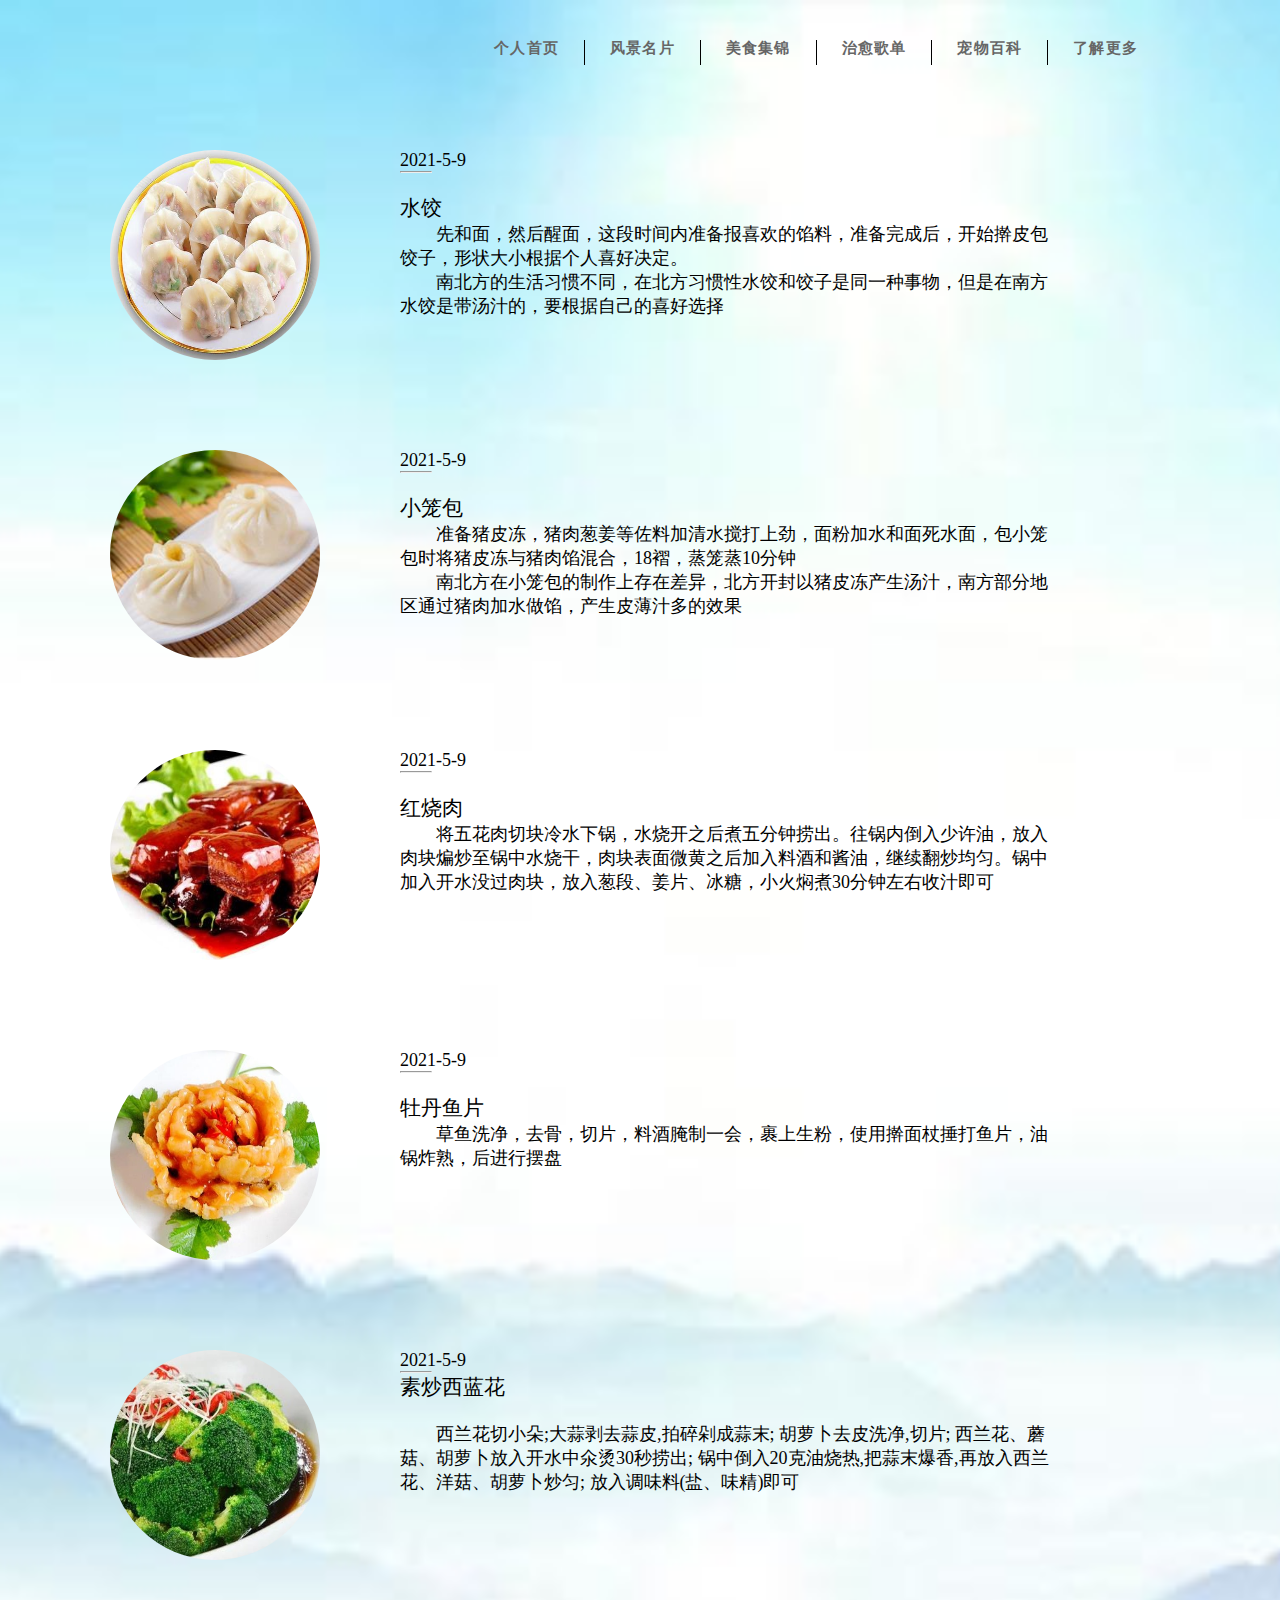
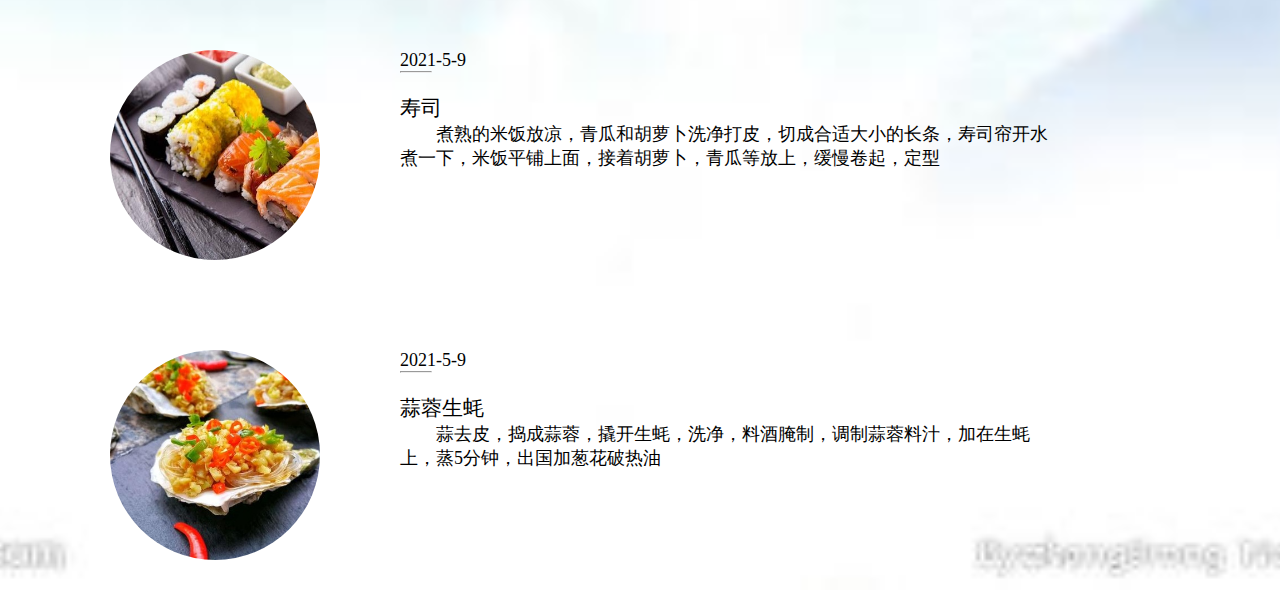
<file: food.html>
<html>

<head>
    <meta charset="UTF-8">
    <title></title>
    <link rel="stylesheet" href="css/food.css">
    <link rel="stylesheet" href="css/style1.css">
    <link rel="stylesheet" href="css/nav.css">

</head>

<body>
    <header class="header">
        <div class="header_right">
            <ul>
                <a href="index.html">
                    <li>个人首页</li>
                </a>
                <a href="travel.html">
                    <li class="show_list">
                        <span>风景名片</span>
                        <ul class="move_list">
                            <li>新闻热议</li>
                            <li>网红打卡</li>
                            <li>故园旧里</li>
                        </ul>
                    </li>
                </a>
                <a href="food.html">
                    <li>美食集锦</li>
                </a>
                <a href="music.html">
                    <li>治愈歌单</li>
                </a>
                <a href="pet.html">
                    <li>宠物百科</li>
                </a>
                <a href="https://blog.csdn.net/weixin_47554309/article/details/117065482">
                    <li>了解更多</li>
                </a>
            </ul>
        </div>
    </header>
    <div class="food">
        <div class="box3">
            <div class="foodimg">
                <img img style="width:210px;height:210px;border-radius:50%;" src="img/饺子.png">
            </div>
            <div class="foodtext" id="xlb">
                <p>2021-5-9</p>
                <hr style="width:30px;margin-left: 0px;">
                <br>
                <h3>水饺</h3>
                <p class="suojin">先和面，然后醒面，这段时间内准备报喜欢的馅料，准备完成后，开始擀皮包饺子，形状大小根据个人喜好决定。<br> </p>
                <p class="suojin">南北方的生活习惯不同，在北方习惯性水饺和饺子是同一种事物，但是在南方水饺是带汤汁的，要根据自己的喜好选择</p>
            </div>
            <div class="foodmore">
                <p><a href="https://baike.baidu.com/item/饺子/28977?fr=aladdin" target="_blank">
                &nbsp;ReadMore
                </a></p>
            </div>
        </div>
        <div class="box3">
            <div class="foodimg">
                <img img style="width:210px;height:210px;border-radius:50%;" src="img/小笼包3.png">
            </div>
            <div class="foodtext" id="xlb">
                <p>2021-5-9</p>
                <hr style="width:30px;margin-left: 0px;">
                <br>
                <h3>小笼包</h3>
                <p class="suojin">准备猪皮冻，猪肉葱姜等佐料加清水搅打上劲，面粉加水和面死水面，包小笼包时将猪皮冻与猪肉馅混合，18褶，蒸笼蒸10分钟
                    <p class="suojin">
                        南北方在小笼包的制作上存在差异，北方开封以猪皮冻产生汤汁，南方部分地区通过猪肉加水做馅，产生皮薄汁多的效果
                    </p>
            </div>
            <div class="foodmore">
                <p><a href="https://baike.baidu.com/item/小笼包/2076317?fr=aladdin" target="_blank">
                &nbsp;ReadMore
                </a></p>
            </div>
        </div>
        <div class="box3">
            <div class="foodimg">
                <img img style="width:210px;height:210px;border-radius:50%;" src="img/红烧肉_看图王.png">
            </div>
            <div class="foodtext" id="xlb">
                <p>2021-5-9</p>
                <hr style="width:30px;margin-left: 0px;">
                <br>
                <h3>红烧肉</h3>
                <p class="suojin">将五花肉切块冷水下锅，水烧开之后煮五分钟捞出。往锅内倒入少许油，放入肉块煸炒至锅中水烧干，肉块表面微黄之后加入料酒和酱油，继续翻炒均匀。锅中加入开水没过肉块，放入葱段、姜片、冰糖，小火焖煮30分钟左右收汁即可
                </p>
            </div>
            <div class="foodmore">
                <p><a href="https://baike.baidu.com/item/经典红烧肉/3300142?fr=aladdin" target="_blank">
                &nbsp;ReadMore
                </a></p>
            </div>
        </div>
        <div class="box3">
            <div class="foodimg">
                <img img style="width:210px;height:210px;border-radius:50%;" src="img/牡丹鱼_看图王.png">
            </div>
            <div class="foodtext" id="xlb">
                <p>2021-5-9</p>
                <hr style="width:30px;margin-left: 0px;">
                <br>
                <h3>牡丹鱼片</h3>
                <p class="suojin">草鱼洗净，去骨，切片，料酒腌制一会，裹上生粉，使用擀面杖捶打鱼片，油锅炸熟，后进行摆盘
                </p>
            </div>
            <div class="foodmore">
                <p><a href="https://baike.baidu.com/item/牡丹鱼片/11033301?fr=aladdin" target="_blank">
                &nbsp;ReadMore
                </a></p>
            </div>
        </div>
        <div class="box3">
            <div class="foodimg">
                <img img style="width:210px;height:210px;border-radius:50%;" src="img/西蓝花1_看图王.png">
            </div>
            <div class="foodtext" id="xlb">
                <p>2021-5-9</p>
                <hr style="width:30px;margin-left: 0px;">
                <h3>素炒西蓝花</h3>
                <br>
                <p class="suojin">西兰花切小朵;大蒜剥去蒜皮,拍碎剁成蒜末; 胡萝卜去皮洗净,切片; 西兰花、蘑菇、胡萝卜放入开水中氽烫30秒捞出; 锅中倒入20克油烧热,把蒜末爆香,再放入西兰花、洋菇、胡萝卜炒匀; 放入调味料(盐、味精)即可
                </p>
            </div>
            <div class="foodmore">
                <p><a href="https://baike.baidu.com/item/西蓝花/401535?fr=aladdin" target="_blank">
                &nbsp;ReadMore
                </a></p>
            </div>
        </div>
        <div class="box3">
            <div class="foodimg">
                <img img style="width:210px;height:210px;border-radius:50%;" src="img/寿司_看图王.png">
            </div>
            <div class="foodtext" id="xlb">
                <p>2021-5-9</p>
                <hr style="width:30px;margin-left: 0px;">
                <br>
                <h3>寿司</h3>
                <p class="suojin">煮熟的米饭放凉，青瓜和胡萝卜洗净打皮，切成合适大小的长条，寿司帘开水煮一下，米饭平铺上面，接着胡萝卜，青瓜等放上，缓慢卷起，定型
                </p>
            </div>
            <div class="foodmore">
                <p><a href="https://baike.baidu.com/item/日本寿司/727898?fr=aladdin" target="_blank">
                &nbsp;ReadMore
                </a></p>
            </div>
        </div>
        <div class="box3">
            <div class="foodimg">
                <img img style="width:210px;height:210px;border-radius:50%;" src="img/生蚝_看图王.png">
            </div>
            <div class="foodtext" id="xlb">
                <p>2021-5-9</p>
                <hr style="width:30px;margin-left: 0px;">
                <br>
                <h3>蒜蓉生蚝</h3>
                <p class="suojin">蒜去皮，捣成蒜蓉，撬开生蚝，洗净，料酒腌制，调制蒜蓉料汁，加在生蚝上，蒸5分钟，出国加葱花破热油
                </p>
            </div>
            <div class="foodmore">
                <p><a href="https://baike.baidu.com/item/牡蛎/395594?fr=aladdin" target="_blank">
                &nbsp;ReadMore
                </a></p>
            </div>
        </div>
    </div>
</body>

</html>
</file>
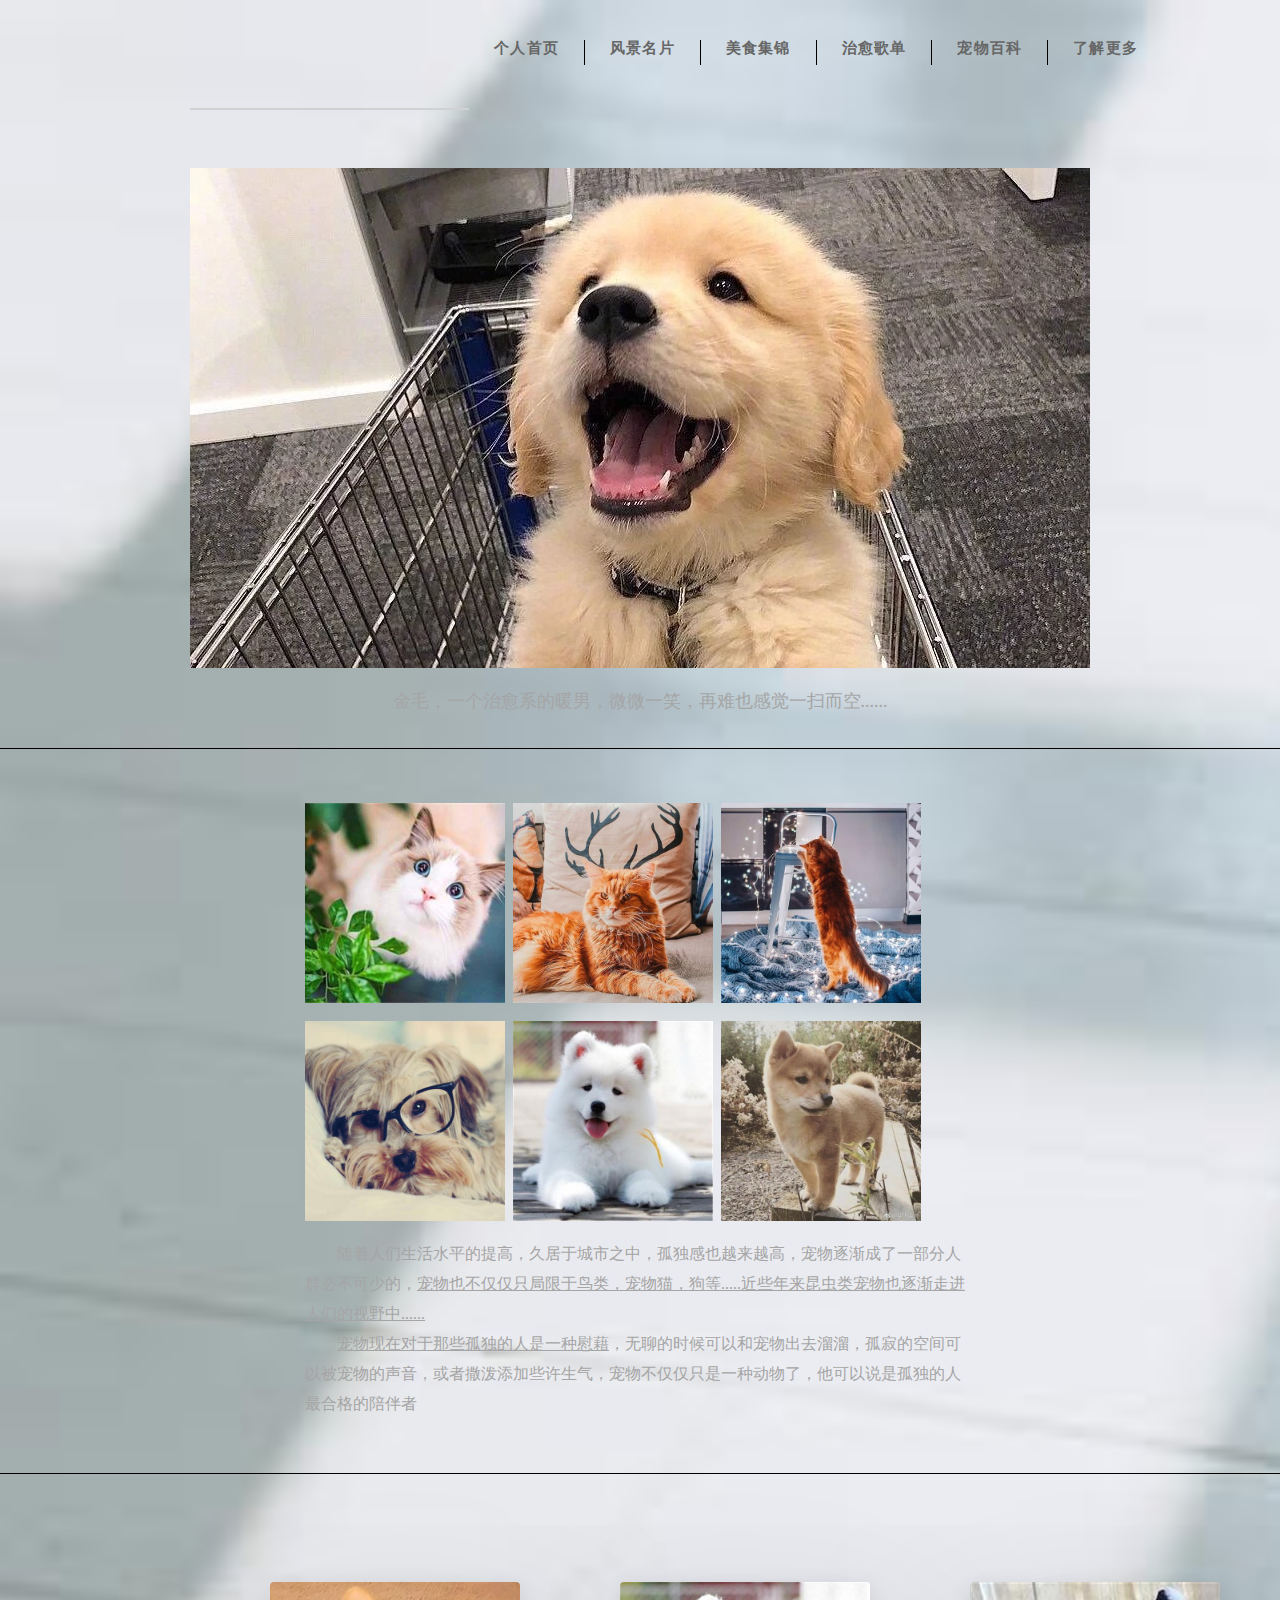
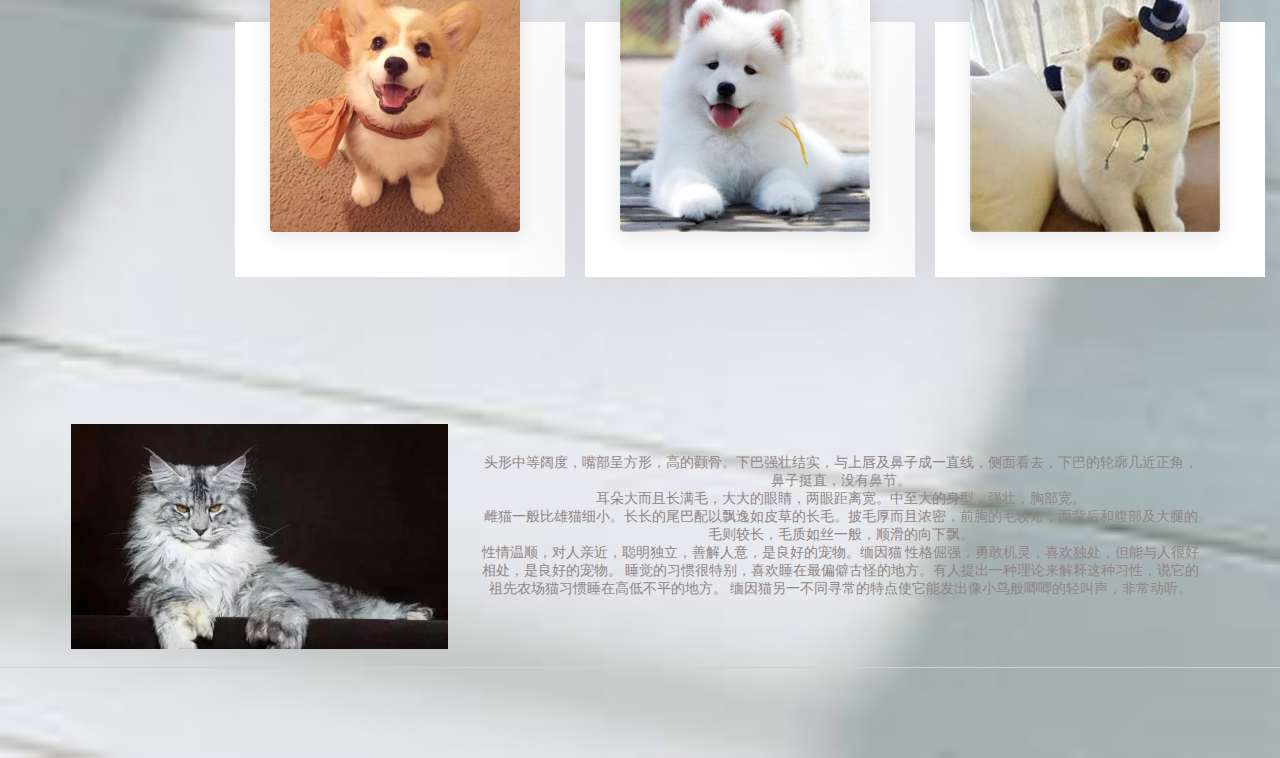
<file: pet.html>
<!DOCTYPE html>
<html>

<head>
    <meta http-equiv="Content-Type" content="text/html; charset=utf-8" />
    <link rel="stylesheet" href="css/pet.css" type="text/css" />
    <link rel="stylesheet" href="css/nav.css">

    <title></title>
</head>

<body>
    <header class="header">
        <div class="header_right">
            <ul>
                <a href="index.html">
                    <li>个人首页</li>
                </a>
                <a href="travel.html">
                    <li class="show_list">
                        <span>风景名片</span>
                        <ul class="move_list">
                            <li>新闻热议</li>
                            <li>网红打卡</li>
                            <li>故园旧里</li>
                        </ul>
                    </li>
                </a>
                <a href="food.html">
                    <li>美食集锦</li>
                </a>
                <a href="music.html" target="_blank">
                    <li>治愈歌单</li>
                </a>
                <a href="pet.html">
                    <li>宠物百科</li>
                </a>
                <a href="https://blog.csdn.net/weixin_47554309/article/details/117065482">
                    <li>了解更多</li>
                </a>
            </ul>
        </div>
    </header>
    <br>
    <div class="tough">
        <hr size="2" color="#d1d1d1" />
    </div>
    <div class="category">
        <img src="img/金毛.jpg" width="900px" height="500px">
        <br /><br />
        <p>金毛，一个治愈系的暖男，微微一笑，再难也感觉一扫而空......</p>
        <br />
    </div>
    <hr size="1" color="#000" />
    <br>
    <br>
    <br>

    <div class="pet">
        <img src="img/布偶猫_看图王.jpg" width="200px" height="200px" alt="bestseller1" />&nbsp;
        <img src="img/pet2.jpg" width="200px" height="200px" alt="bestseller2" />&nbsp;
        <img src="img/pet3.jpg" width="200px" height="200px" alt="bestseller2" />
        <br>
        <br>
        <img src="img/pet5.jpg" width="200px" height="200px" alt="bestseller1" />&nbsp;
        <img src="img/pet6.jpg" width="200px" height="200px" alt="bestseller2" />&nbsp;
        <img src="img/pet7.jpg" width="200px" height="200px" alt="bestseller2" />
        <br /><br />
        <p class="description">随着人们生活水平的提高，久居于城市之中，孤独感也越来越高，宠物逐渐成了一部分人群必不可少的，<em>宠物也不仅仅只局限于鸟类，宠物猫，狗等.....近些年来昆虫类宠物也逐渐走进人们的视野中......</em></p>
        <p class="description"><em>宠物现在对于那些孤独的人是一种慰藉</em>，无聊的时候可以和宠物出去溜溜，孤寂的空间可以被宠物的声音，或者撒泼添加些许生气，宠物不仅仅只是一种动物了，他可以说是孤独的人最合格的陪伴者</p>
        <br />
    </div>
    <br><br>
    <hr size="1" color="#000" />

    <div class="container">
        <div class="card">
            <div class="imgBx">
                <img src="img/柯基.jpg" alt="">
            </div>
            <div class="content">
                <h2>柯&nbsp基</h2>
                <p>狗界小短腿，心形小翘臀，又萌又浪
                </p>
                <p>又乖又怂</p>
                <p>柯基一般都是断尾的，有些可能天生也是断尾的，尾巴短，很自然</p>
                <p>柯基的耳朵较为坚硬，而且比较大又是直立的那种</p>
            </div>
        </div>
        <div class="card">
            <div class="imgBx">
                <img src="img/pet6.jpg" alt="">
            </div>
            <div class="content">
                <h2>萨&nbsp摩&nbsp耶</h2>
                <p>
                    萨摩耶的特点有温顺友好、性格顽皮、高贵优雅、乖巧可爱、机警、活泼好动等等，它们有微笑天使的称号，但同时有捣蛋魔鬼内心。
                </p>
                <p>不想做天使中的魔鬼，家里鸡飞狗跳，就要多多陪萨萨</p>
            </div>
        </div>
        <div class="card">
            <div class="imgBx">
                <img src="img/加菲猫_看图王.jpg" alt="">
            </div>
            <div class="content">
                <h2>加&nbsp菲&nbsp猫</h2>
                <p>
                    黏人的小猫咪，爱撒娇，一张大饼子脸时常满目愁容，但又格外具有喜感，智商高，领悟能力强，大部分时间是安静的，叫声细腻轻柔，适应能力强，好奇性高
                </p>
            </div>
        </div>
    </div>

    <section class=" pet1 ">
        <div class="item ">
            <div class='img-div'><img class='img' style="width:377px;height:225px " src="img/缅因猫1.jpg " /></div>
            <div class='caption'>
                <p>头形中等阔度，嘴部呈方形，高的颧骨。下巴强壮结实，与上唇及鼻子成一直线，侧面看去，下巴的轮廓几近正角，鼻子挺直，没有鼻节。</p>
                <p>耳朵大而且长满毛，大大的眼睛，两眼距离宽。中至大的身型，强壮，胸部宽。</p>
                <p>雌猫一般比雄猫细小。长长的尾巴配以飘逸如皮草的长毛。披毛厚而且浓密，前胸的毛较短，而背后和腹部及大腿的毛则较长，毛质如丝一般，顺滑的向下飘。</p>

                <p>性情温顺，对人亲近，聪明独立，善解人意，是良好的宠物。缅因猫 性格倔强，勇敢机灵，喜欢独处，但能与人很好相处，是良好的宠物。 睡觉的习惯很特别，喜欢睡在最偏僻古怪的地方。有人提出一种理论来解释这种习性，说它的祖先农场猫习惯睡在高低不平的地方。 缅因猫另一不同寻常的特点使它能发出像小鸟般唧唧的轻叫声，非常动听。
                </p>
            </div>
            <div style='clear:both;height:0;overflow:hidden;'></div>
        </div>

    </section>
    <br>
    <hr size="1" color="#d1d1d1" />

    <br>
    <br>
    <br>
    <br>
    <br>


</body>

</html>
</file>
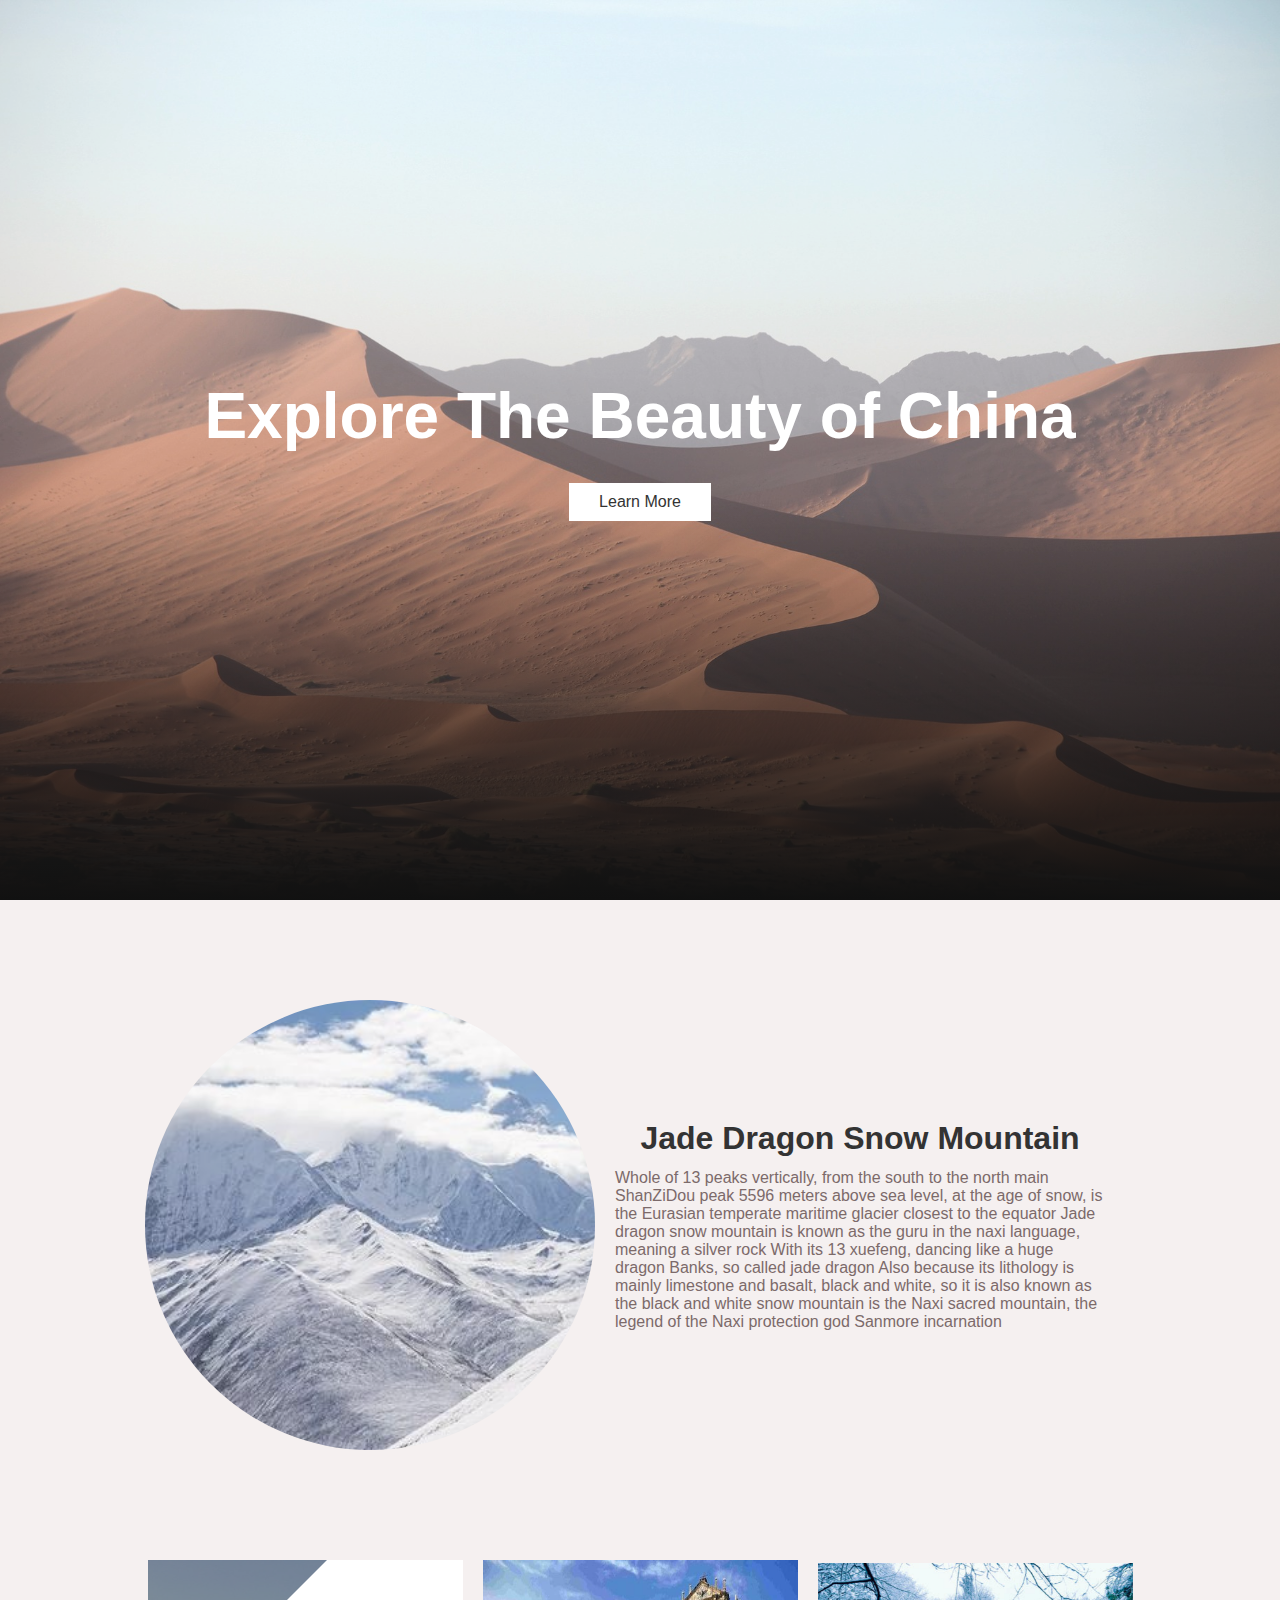
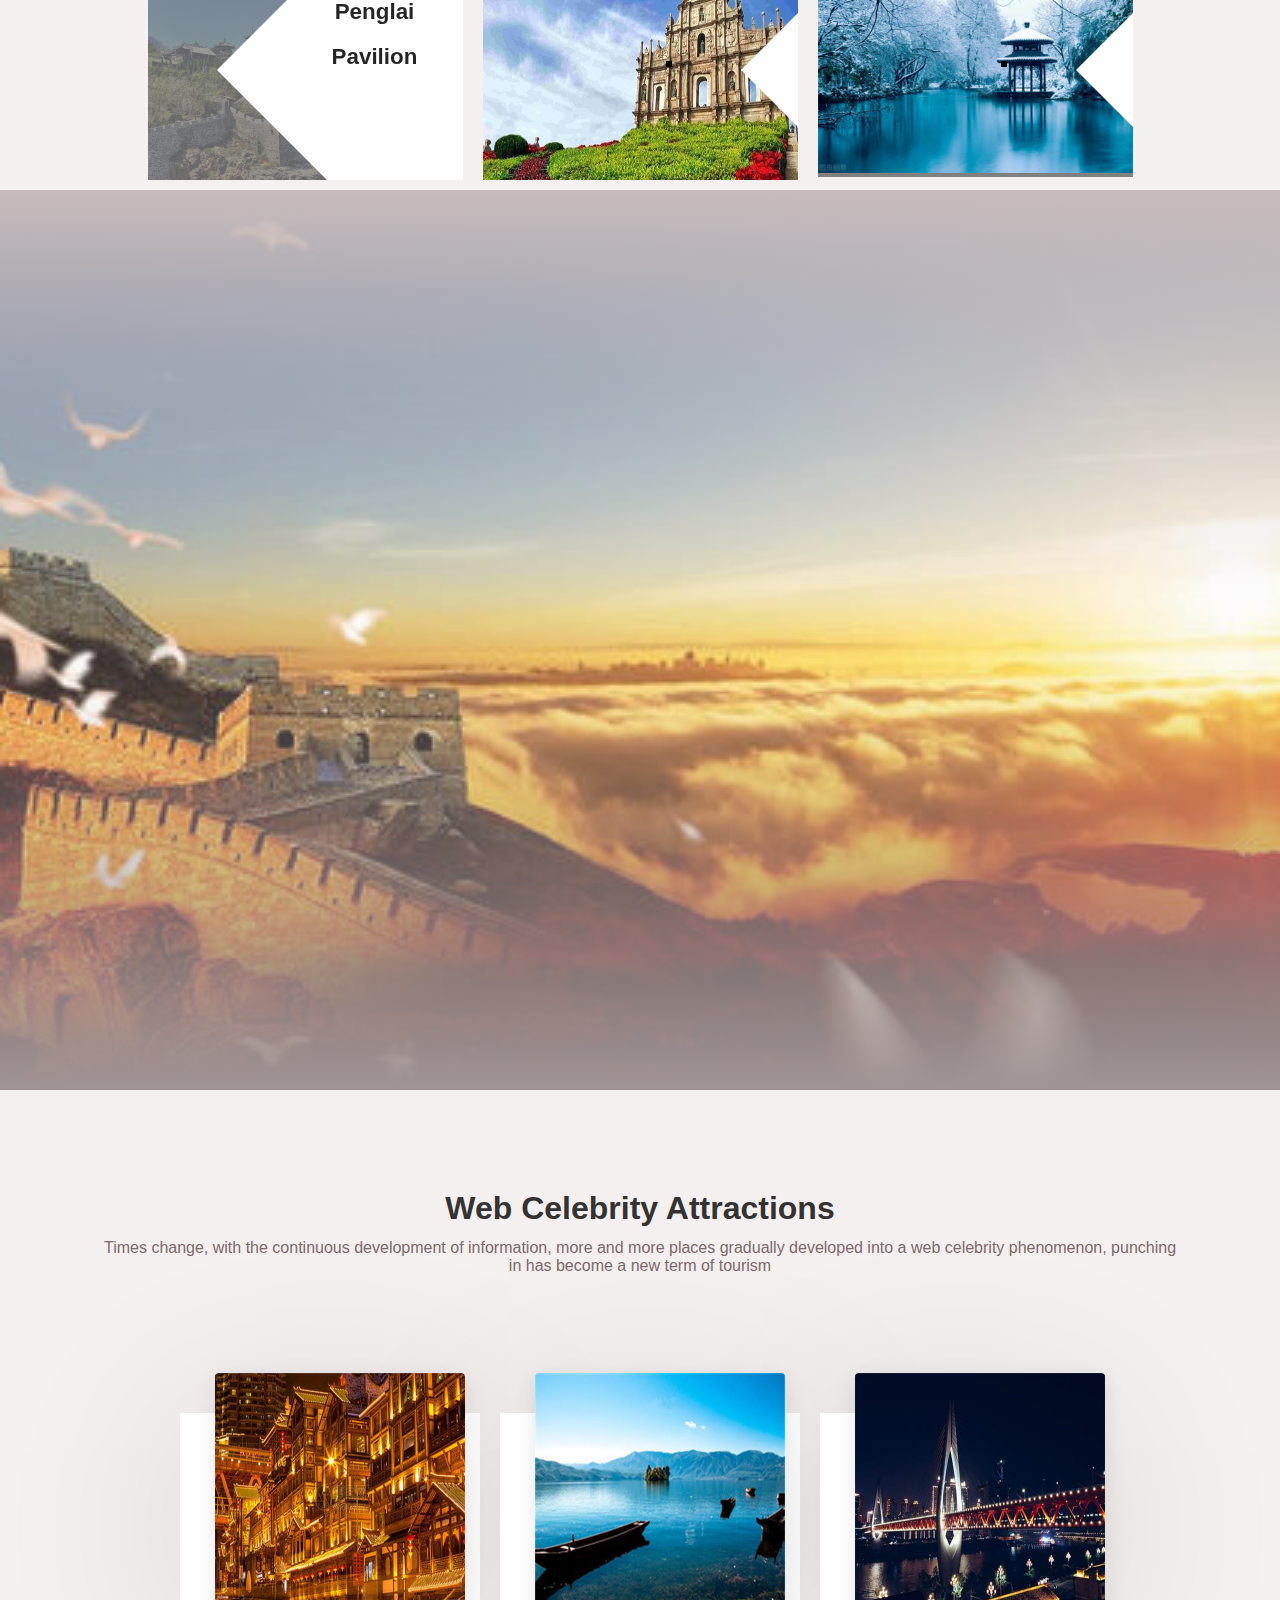
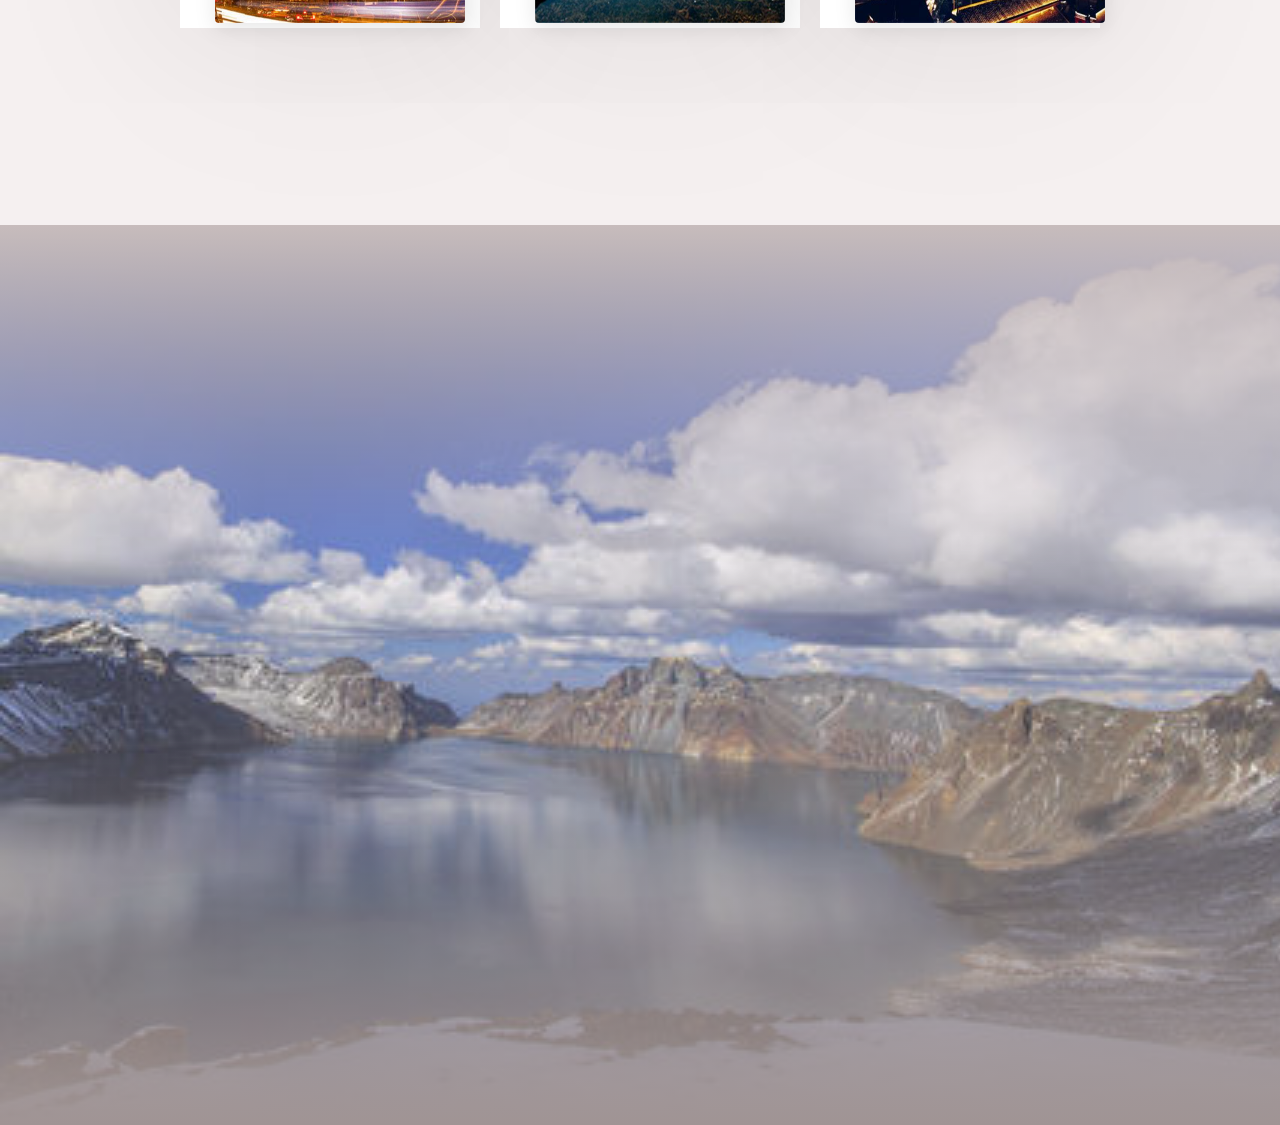
<file: travel.html>
<!DOCTYPE html>
<html lang="en">

<head>
    <meta charset="UTF-8">
    <title>Title</title>
    <link rel="stylesheet" href="css/travel.css">
</head>

<body>
    <section class="banner">
        <img src="img/hong.jpg" class="fitBg">
        <div class="content">
            <h2>Explore The Beauty of China</h2>
            <a href="#about" class="btn">Learn More</a>
        </div>
    </section>

    <section class="second" id="second">
        <div class="imgBx">
            <img style="border-radius:50%" src="img/雪山2_看图王.jpg" class="fitBg">
        </div>
        <div class="contentBx">
            <h2 class="titleText">Jade Dragon Snow Mountain</h2>
            <p class="text">
                Whole of 13 peaks vertically, from the south to the north main ShanZiDou peak 5596 meters above sea level, at the age of snow, is the Eurasian temperate maritime glacier closest to the equator Jade dragon snow mountain is known as the guru in the naxi
                language, meaning a silver rock With its 13 xuefeng, dancing like a huge dragon Banks, so called jade dragon Also because its lithology is mainly limestone and basalt, black and white, so it is also known as the black and white snow mountain
                is the Naxi sacred mountain, the legend of the Naxi protection god Sanmore incarnation
            </p>
        </div>
    </section>

    <figure class="image hover">
        <img src="img/蓬莱阁.jpg" alt="sample2" />
        <figcaption>
            <h3>Penglai Pavilion</h3>
        </figcaption><i class="ion-ios-personadd-outline"></i>
    </figure>

    <figure class="image">
        <img style="height: 220px;" src="img/大三巴.jpg" alt="sample1" />
        <figcaption>
            <h3>Ruins of St. Paul</h3>
        </figcaption><i class="ion-ios-home-outline"></i>
    </figure>

    <figure class="image">
        <img src="img/西湖.jpg" alt="sample3" />
        <figcaption>
            <h3>West Lake</h3>
        </figcaption><i class="ion-ios-location-outline"></i>
    </figure>

    <section class="banner2">
        <img src="img/长城.png" class="fitBg">
    </section>

    <section class="destination" id="destination">
        <div class="content">
            <h2 class="titleText">Web Celebrity Attractions</h2>
            <p class="text">Times change, with the continuous development of information, more and more places gradually developed into a web celebrity phenomenon, punching in has become a new term of tourism</p>
        </div>

    </section>
    <div class="container">
        <div class="card">
            <div class="imgBx">
                <img src="img/洪崖洞.jpg" alt="">
            </div>
            <div class="content">
                <h2>HongYa hole</h2>
                <br>
                <p>Located in Chongqing web celebrity scenic spot, in the evening, the lights are brilliant
                </p>

            </div>
        </div>
        <div class="card">
            <div class="imgBx">
                <img src="img/泸沽湖.jpg" alt="">
            </div>
            <div class="content">
                <h2>Lugu Lake</h2>
                <p>
                    A piece of clear water, blue sky, quiet lake occasionally kayaking a few pages
                </p>
            </div>
        </div>
        <div class="card">
            <div class="imgBx">
                <img src="img/网红.jpg" alt="">
            </div>
            <div class="content">
                <h2>ChaoTianMen</h2>
                <p>
                    Clear water and blue sky
                </p>

            </div>
        </div>
    </div>


    <section class="banner3">
        <img src="img/天池.jpg" class="fitBg">
    </section>

    <script src='https://cdnjs.cloudflare.com/ajax/libs/jquery/3.6.0/jquery.min.js'></script>
    <script>
        $(".hover").mouseleave(
            function() {
                $(this).removeClass("hover");
            }
        );
    </script>
</body>

</html>
</file>
<file: css/food.css>
.food {
    width: 1200PX;
    height: auto;
    background: color #00FFFF;
    margin: 0px auto;
}

.box3 {
    width: 1100px;
    height: 240px;
    /* border:2px solid blue; */
    display: flex;
    margin-top: 30px;
    margin-left: 50px;
    padding-top: 30px;
    padding-left: 20px;
}

.box3 .foodimg {
    width: 260px;
    height: 200px;
    /* background-color: #0000FF; */
}

.box3 .foodtext {
    width: 60%;
    height: 200px;
    color: #000;
    margin-left: 30px;
    font-size: 18px;
    /* border:2px solid red; */
}

.suojin {
    text-indent: 2em;
}

.box3 .foodtext h3 {
    font-weight: normal;
    color: black;
}

.box3 .foodmore {
    width: 150px;
    height: 200px;
    border: #00FFFF;
}

.box3 .foodmore p {
    opacity: 0;
    width: 110px;
    font-size: 25px;
    color: black;
    font-weight: bold;
    border-left: 3px solid black;
    margin-top: 80px;
}

.box3 .foodmore p a {
    text-decoration: none;
    color: #000000;
}

.box3:hover .foodimg {
    transition: 0.5s;
    /* margin-left:20px; */
    transform: scale(1.20);
    /* transform: translateX(20px); */
}

.box3:hover .foodtext {
    transition: 0.8s;
    margin-left: 40px;
}

.box3:hover .foodmore p {
    opacity: 1;
    transition: 1s;
    margin-left: 15px;
}
</file>
<file: css/style1.css>
body {
    background: url("../img/背景.jpg ") center;
    background-size: cover;
    background-repeat: no-repeat;
}
</file>
<file: css/nav.css>
.header {
    height: 90px;
    width: 1046px;
    margin: 0 auto;
}

.header_right {
    float: right;
    height: 110px;
    position: relative;
}

.header_right>div {
    position: absolute;
    top: 50;
    right: 0;
}

.header_right ul {
    margin-top: 40px;
}

.header_right ul a li {
    border-right: 1px solid #000;
    height: 25px;
    font-size: 15px;
    padding: 0 25px;
    font-weight: bold;
    color: #666;
}

.header_right ul a {
    float: left;
    line-height: 15px;
}

.header_right ul a li:hover {
    color: rgb(75, 70, 70);
}

.header_right ul a:last-child li {
    /*去掉最后的边框*/
    border: none;
}

.show_list {
    position: relative;
}

.show_list .move_list {
    display: none;
    z-index: 103;
    position: absolute;
    top: -15px;
    left: 0;
    width: 100%;
    background: rgb(105, 98, 98);
    text-align: center;
}

.show_list .move_list li {
    padding: 8px 0;
    width: 114px;
    color: #fff;
}

.header_right ul a .show_list {
    padding-bottom: 20px;
    border-right: none;
}

.show_list:hover .move_list {
    display: block;
}

.header_right ul a:nth-child(3) {
    border-left: 1px solid #000;
}

.show_list .move_list li:hover {
    color: white;
    background: rgb(138, 121, 91);
}

* {
    margin: 0;
    padding: 0
}

em,
i {
    font-style: normal
}

li {
    list-style: none
}

a {
    font: 14px/24px Microsoft YaHei, Arial, \\5B8B\4F53, Arial Narrow;
    letter-spacing: 1.2px;
    color: #666;
    text-decoration: none
}

a:hover {
    color: #c81623;
}

img {
    border: 2;
    vertical-align: middle
}

input {
    outline: none;
}

button {
    cursor: pointer;
    border: none;
    outline: none;
}
</file>
<file: css/pet.css>
* {
    margin: 0;
    padding: 0;
}

body {
    background: url(../img/pet背景.jpg);
    background-size: cover;
    font-family: "楷体";
    font-size: 16px;
    color: #a5a5a5;
    justify-content: center;
    align-items: center;
}

.tough {
    width: 900px;
    margin: 0 auto 7px;
    height: 0;
    line-height: 80px;
    text-align: center;
    font-family: "微软雅黑";
    color: #a5a5a5;
}

.category {
    width: 900px;
    height: 520px;
    margin: 60px auto;
    position: relative;
}

.category p {
    line-height: 30px;
    text-align: center;
    font-size: 18px;
}

.pet {
    width: 670px;
    margin: 0 auto;
}

.pet .description {
    line-height: 30px;
    text-indent: 2em;
}

.pet .description em {
    font-style: normal;
    text-decoration: underline;
}

.container {
    position: relative;
    height: 500px;
    width: 1450px;
    display: flex;
    justify-content: center;
    align-items: center;
    padding: 25px;
}

.container .card {
    margin-top: 100px;
    position: relative;
    max-width: 300px;
    height: 215px;
    background: #fff;
    margin: 30px 10px;
    padding: 20px 15px;
    display: flex;
    flex-direction: column;
    box-shadow: 0 5px 202px rgba(0, 0, 0, 0.1);
    transition: .3s ease-in-out;
}

.container .card:hover {
    height: 400px;
}

.container .card .imgBx {
    position: relative;
    width: 250px;
    height: 250px;
    top: -60px;
    left: 20px;
    z-index: 1;
    box-shadow: 0 5px 20px rgba(0, 0, 0, 0.1);
}

.container .card .imgBx img {
    max-width: 100%;
    border-radius: 4px;
}

.container .card .content {
    position: relative;
    margin-top: -140px;
    padding: 10px 15px;
    text-align: center;
    color: #111;
    visibility: hidden;
    opacity: 0;
    transition: .3s ease-in-out;
}

.container .card:hover .content {
    visibility: visible;
    opacity: 1;
    margin-top: -40px;
    transition-delay: .3s;
}

.pet1 {
    width: 100%;
}

.pet1 p {
    font-size: 14px;
    color: #8f8585;
    text-align: center;
}

.pet1 img {
    float: right;
}

.pet1 item {
    border: 1px solid black;
}

.img-div {
    width: 35%;
    float: left;
}

.item-img {
    width: 400px;
}

.caption {
    float: left;
    width: 59%;
    word-break: break-all;
    word-wrap: break-word;
    box-sizing: border-box;
    padding: 30px 0 0 30px;
}
</file>
<file: css/travel.css>
* {
    margin: 0;
    padding: 0;
    box-sizing: border-box;
    font-family: "Poppins", sans-serif;
    scroll-behavior: smooth;
}

body {
    background: rgb(245, 240, 240);
    justify-content: center;
    align-items: center;
    display: flex;
    height: 100%;
    flex-flow: wrap;
}

section {
    position: relative;
    padding: 100px;
}

.banner {
    position: relative;
    width: 100%;
    min-height: 100vh;
    display: flex;
    justify-content: center;
    align-items: center;
}


/*图片线条模糊化，产生层次效果*/

.banner:before {
    content: '';
    position: absolute;
    bottom: 0;
    left: 0;
    width: 100%;
    height: 400px;
    z-index: 1;
    background: linear-gradient(to top, #111, transparent);
}


/*文本中央显示*/

.banner .content {
    position: relative;
    max-width: 900px;
    text-align: center;
    z-index: 1;
}


/*调整文字大小*/

.banner .content h2 {
    color: #fff;
    font-size: 4em;
}

@import url(https://fonts.googleapis.com/css?family=Playfair+Display:400,800);
@import url(https://code.ionicframework.com/ionicons/2.0.1/css/ionicons.min.css);
.image {
    font-family: 'Playfair Display', Arial, sans-serif;
    position: relative;
    overflow: hidden;
    margin: 10px;
    min-width: 230px;
    max-width: 315px;
    max-height: 220px;
    width: 100%;
    color: #000;
    text-align: right;
    font-size: 16px;
    background-color: gray;
}

.image * {
    -webkit-box-sizing: border-box;
    box-sizing: border-box;
    -webkit-transition: all 0.35s ease;
    transition: all 0.35s ease;
}

.image img {
    max-width: 100%;
    backface-visibility: hidden;
}

.image figcaption {
    position: absolute;
    top: 0;
    bottom: 0;
    right: 0;
    z-index: 1;
    opacity: 1;
    padding: 30px 0 30px 10px;
    background-color: #fff;
    width: 40%;
    -webkit-transform: translateX(150%);
    transform: translateX(150%);
}

.image figcaption:before {
    position: absolute;
    top: 50%;
    -webkit-transform: translateY(-50%);
    transform: translateY(-50%);
    right: 100%;
    content: '';
    width: 0;
    height: 0;
    border-style: solid;
    border-width: 120px 120px 120px 0;
    border-color: transparent #fff transparent transparent;
}

.image:after {
    position: absolute;
    bottom: 50%;
    right: 40%;
    content: '';
    width: 0;
    height: 0;
    border-style: solid;
    -webkit-transform: translateY(-50%);
    transform: translateY(-50%);
    -webkit-transition: all 0.35s ease;
    transition: all 0.35s ease;
}

.image h3 {
    position: relative;
    text-align: center;
    line-height: 2.5em;
    -webkit-transform: translateX(-30px);
    transform: translateX(-30px);
    margin: 0;
}

.image h3 {
    margin: 0 0 15px;
    line-height: 2em;
    font-weight: 900;
    font-size: 1.4em;
    opacity: 0.85;
}

.image i {
    position: absolute;
    bottom: 0;
    left: 0;
    padding: 20px 30px;
    font-size: 44px;
    color: rgb(226, 221, 221);
    opacity: 0;
}

.image a {
    position: absolute;
    top: 0;
    bottom: 0;
    left: 0;
    right: 0;
    z-index: 1;
}

.image:hover img,
.image.hover img {
    zoom: 1;
    filter: alpha(opacity=50);
    -webkit-opacity: 0.5;
    opacity: 0.2;
}

.image:hover:after,
.image.hover:after,
.image:hover figcaption,
.image.hover figcaption,
.image:hover i,
.image.hover i {
    -webkit-transform: translateX(0);
    transform: translateX(0);
    opacity: 1;
}


/* 背景仅演示，请自行修改 */

html {
    height: 100%;
}


/*按钮及位置调整*/

.btn {
    position: relative;
    display: inline-block;
    margin-top: 30px;
    padding: 10px 30px;
    background: #fff;
    color: #333;
    text-decoration: none;
}


/*图片位置调整*/

.fitBg {
    position: absolute;
    top: 0;
    left: 0;
    width: 100%;
    height: 100%;
    object-fit: cover;
    opacity: 0.8;
}


/*文字排版调节*/

.second {
    position: relative;
    width: 100%;
    display: flex;
    justify-content: center;
    align-items: center;
}


/*文章排版*/

.second .contentBx {
    position: relative;
    left: 20px;
    min-width: 50%;
    width: 50%;
    text-align: left;
    padding-right: 50px;
}


/*内容调整，廧设定*/

.titleText {
    position: relative;
    text-align: center;
    font-weight: 600;
    color: #333;
    font-size: 2em;
    margin-bottom: 12px;
}

.text {
    color: rgb(124, 106, 106);
    font-size: 1em;
}


/*图片调整大小及格式*/

.second .imgBx {
    position: relative;
    min-width: 450px;
    width: 450px;
    min-height: 450px;
}


/*图片格式排版*/

.banner2,
.banner3 {
    position: relative;
    width: 100%;
    min-height: 100vh;
    display: flex;
    justify-content: center;
    align-items: center;
}


/*图片上下隔层模糊化*/

.banner2:before,
.banner3:before {
    content: "";
    position: absolute;
    bottom: 0;
    left: 0;
    width: 100%;
    height: 400px;
    z-index: 1;
    background: linear-gradient(to top, rgb(160, 148, 148), transparent);
}

.banner2:after,
.banner3:after {
    content: "";
    position: absolute;
    top: 0;
    left: 0;
    width: 100%;
    height: 400px;
    z-index: 1;
    background: linear-gradient(to bottom, rgb(199, 188, 188), transparent);
}

.destination {
    text-align: center;
}

.destination .content {
    text-align: center;
}


/*文字排版*/

.caption {
    float: left;
    width: 59%;
    word-break: break-all;
    word-wrap: break-word;
    box-sizing: border-box;
    padding: 30px 0 0 30px;
}

@media (max-width: 767px) {
    section {
        padding: 40px;
    }
    .banner .content h2 {
        font-size: 2.5em;
    }
    .banner .content p {
        font-size: 1em;
    }
    .about {
        flex-direction: column;
    }
    .about .contentBx,
    .about .imgBx {
        min-width: 100%;
        width: 100%;
        text-align: center;
        padding-right: 0px;
    }
    .about .imgBx {
        min-height: 250px;
    }
    .btn {
        margin-bottom: 30px;
    }
    .decoration .destinationList .box {
        position: relative;
        max-width: 350px;
        min-width: initial;
        width: 350px;
        height: 400px;
        background: #191919;
        transition: 0.5s;
    }
    .decoration .destinationList .box .img {
        height: 320px;
    }
    .footer .sci li a img {
        filter: invert(1);
        max-width: 30px;
    }
}

.container {
    position: relative;
    height: 450px;
    width: 1450px;
    display: flex;
    justify-content: center;
    align-items: center;
    padding: 25px;
    bottom: 80px;
}

.container .card {
    margin-top: 100px;
    position: relative;
    max-width: 300px;
    height: 215px;
    background: #fff;
    margin: 30px 10px;
    padding: 20px 15px;
    display: flex;
    flex-direction: column;
    box-shadow: 0 5px 202px rgba(0, 0, 0, 0.1);
    transition: .3s ease-in-out;
}

.container .card:hover {
    height: 400px;
}

.container .card .imgBx {
    position: relative;
    width: 250px;
    height: 250px;
    top: -60px;
    left: 20px;
    z-index: 1;
    box-shadow: 0 5px 20px rgba(0, 0, 0, 0.1);
}

.container .card .imgBx img {
    max-width: 100%;
    border-radius: 4px;
}

.container .card .content {
    position: relative;
    margin-top: -140px;
    padding: 10px 15px;
    text-align: center;
    color: #111;
    visibility: hidden;
    opacity: 0;
    transition: .3s ease-in-out;
}

.container .card:hover .content {
    visibility: visible;
    opacity: 1;
    margin-top: -40px;
    transition-delay: .3s;
}
</file>
